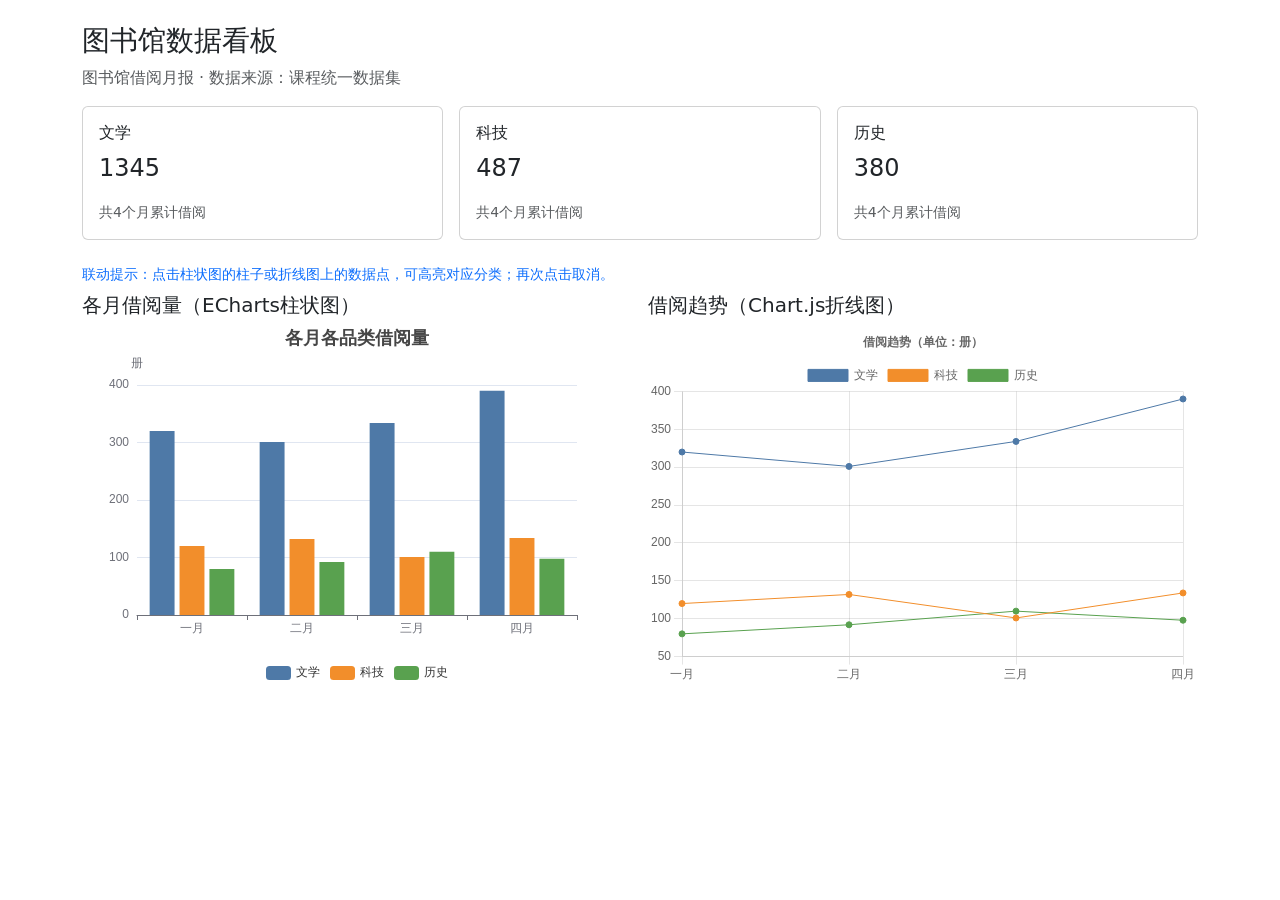
<file: dashboard/index.html>
<!DOCTYPE html>
<html lang="zh-CN">
<head>
  <meta charset="UTF-8">
  <meta name="viewport" content="width=device-width, initial-scale=1.0">
  <title>图书馆数据看板</title>
  <link href="libs/bootstrap.min.css" rel="stylesheet">
  <style>
    .chart-box { height: 360px; }
    #status { display: none; }
  </style>
</head>
<body class="container py-4">
  <header>
    <h1 class="h3">图书馆数据看板</h1>
    <p class="text-muted" id="sub-title">数据来源：课程统一数据集</p>
  </header>

  <p id="status" class="alert alert-warning"></p>

  <section class="row g-3 mb-4" id="cards"></section>

  <p id="link-hint" class="small text-primary mb-2">联动提示：点击柱状图的柱子或折线图上的数据点，可高亮对应分类；再次点击取消。</p>

  <section class="row g-3">
    <div class="col-lg-6">
      <h2 class="h5">各月借阅量（ECharts柱状图）</h2>
      <div id="bar-chart" class="chart-box"></div>
    </div>
    <div class="col-lg-6">
      <h2 class="h5">借阅趋势（Chart.js折线图）</h2>
      <div class="chart-box"><canvas id="line-chart"></canvas></div>
    </div>
  </section>

  <script src="libs/jquery-3.7.1.min.js"></script>
  <script src="libs/bootstrap.bundle.min.js"></script>
  <script src="libs/echarts.min.js"></script>
  <script src="libs/chart.umd.js"></script>
  <script src="app.js"></script>
</body>
</html>
</file>
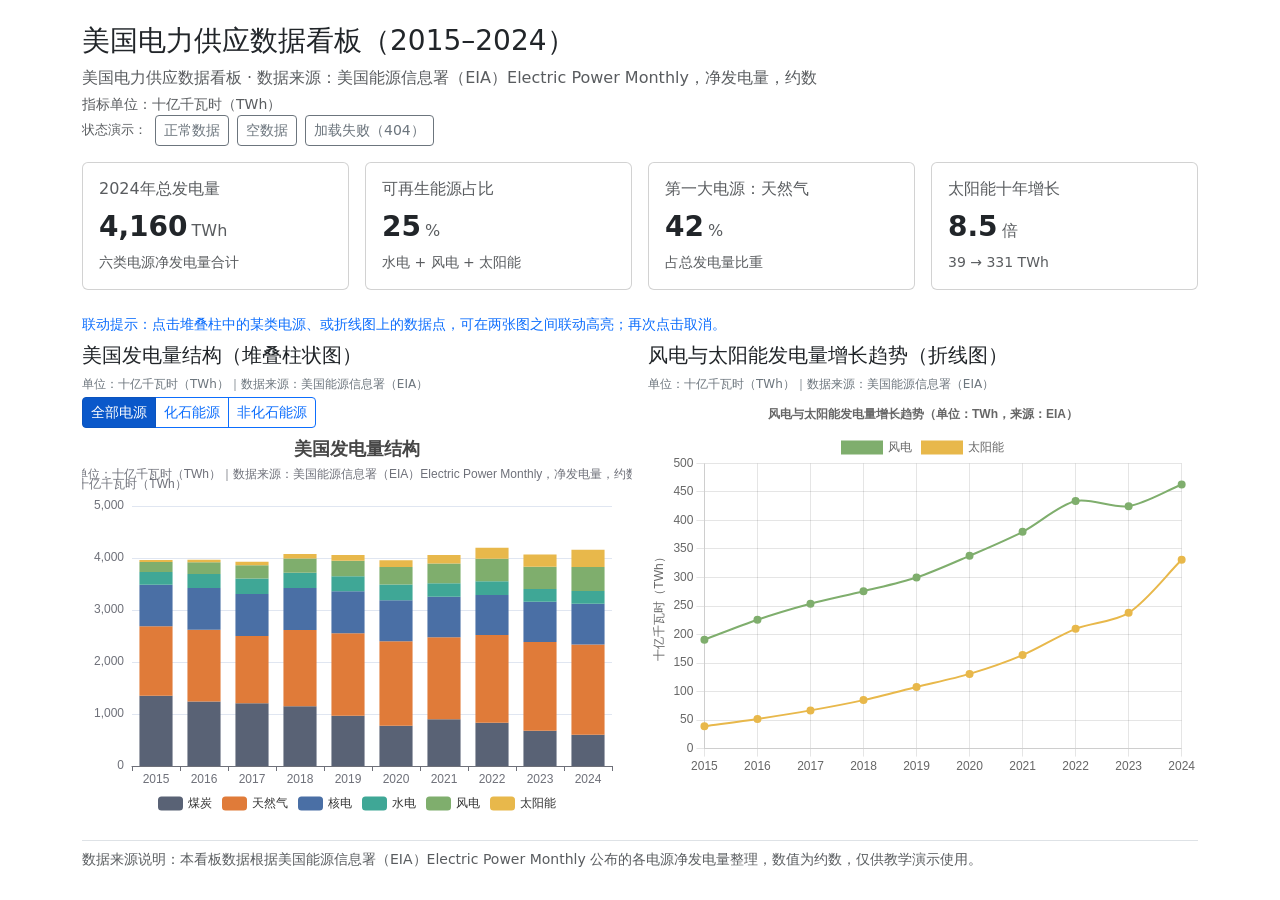
<file: electricity-dashboard/index.html>
<!DOCTYPE html>
<html lang="zh-CN">
<head>
  <meta charset="UTF-8">
  <meta name="viewport" content="width=device-width, initial-scale=1.0">
  <title>美国电力供应数据看板</title>
  <link href="libs/bootstrap.min.css" rel="stylesheet">
  <style>
    .chart-box { position: relative; height: 380px; }
    .chart-note { font-size: 12px; color: #6c757d; }
    #status { display: none; }
    .demo-bar { font-size: 13px; }
    .stat-card { cursor: default; transition: box-shadow .15s ease; }
  </style>
</head>
<body class="container py-4">
  <header>
    <h1 class="h3">美国电力供应数据看板（2015–2024）</h1>
    <p class="text-muted mb-1" id="sub-title">数据来源：美国能源信息署（EIA）Electric Power Monthly</p>
    <p class="text-muted small mb-0" id="unit-note">指标单位：十亿千瓦时（TWh）</p>
  </header>

  <!-- 状态提示：加载中 / 加载失败 / 空数据 -->
  <p id="status" class="alert mt-3 mb-3"></p>

  <!-- 状态演示工具条：用于课堂演示三种数据状态 -->
  <div class="demo-bar d-flex flex-wrap align-items-center gap-2 mb-3 text-muted">
    <span>状态演示：</span>
    <button type="button" class="btn btn-sm btn-outline-secondary" data-demo="normal">正常数据</button>
    <button type="button" class="btn btn-sm btn-outline-secondary" data-demo="empty">空数据</button>
    <button type="button" class="btn btn-sm btn-outline-secondary" data-demo="broken">加载失败（404）</button>
  </div>

  <section class="row g-3 mb-4" id="cards"></section>

  <p id="link-hint" class="small text-primary mb-2">联动提示：点击堆叠柱中的某类电源、或折线图上的数据点，可在两张图之间联动高亮；再次点击取消。</p>

  <section class="row g-3" id="charts-row">
    <div class="col-lg-6">
      <h2 class="h5">美国发电量结构（堆叠柱状图）</h2>
      <p class="chart-note mb-1">单位：十亿千瓦时（TWh）｜数据来源：美国能源信息署（EIA）</p>
      <div id="filter-bar" class="btn-group btn-group-sm mb-2" role="group" aria-label="电源类型筛选">
        <button type="button" class="btn btn-primary active" data-filter="all">全部电源</button>
        <button type="button" class="btn btn-outline-primary" data-filter="化石能源">化石能源</button>
        <button type="button" class="btn btn-outline-primary" data-filter="非化石能源">非化石能源</button>
      </div>
      <div id="bar-chart" class="chart-box"></div>
    </div>
    <div class="col-lg-6">
      <h2 class="h5">风电与太阳能发电量增长趋势（折线图）</h2>
      <p class="chart-note mb-1">单位：十亿千瓦时（TWh）｜数据来源：美国能源信息署（EIA）</p>
      <div class="chart-box"><canvas id="line-chart"></canvas></div>
    </div>
  </section>

  <footer class="text-muted small mt-4 border-top pt-2">
    数据来源说明：本看板数据根据美国能源信息署（EIA）Electric Power Monthly 公布的各电源净发电量整理，数值为约数，仅供教学演示使用。
  </footer>

  <script src="libs/jquery-3.7.1.min.js"></script>
  <script src="libs/bootstrap.bundle.min.js"></script>
  <script src="libs/echarts.min.js"></script>
  <script src="libs/chart.umd.js"></script>
  <script src="app.js"></script>
</body>
</html>
</file>
